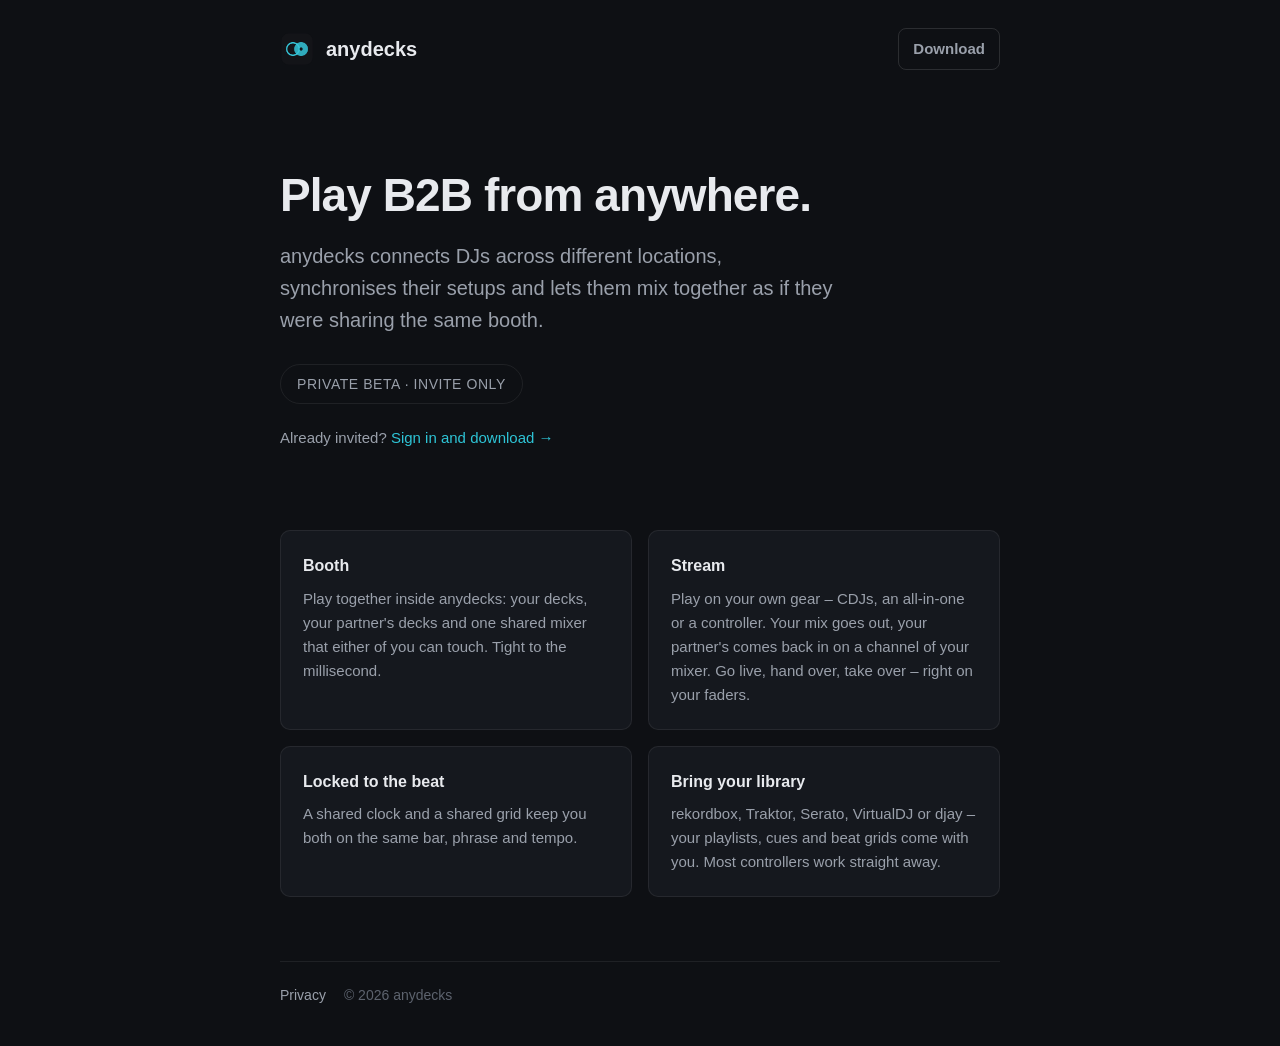
<file: index.html>
<!doctype html>
<html lang="en">
<head>
<meta charset="utf-8">
<meta name="viewport" content="width=device-width, initial-scale=1">
<title>anydecks – play B2B from anywhere</title>
<meta name="description" content="anydecks lets DJs in different cities play back-to-back, locked to the same beat – on their own gear or together on one shared mixer.">
<link rel="icon" href="/icon.png">
<link rel="stylesheet" href="/style.css">
</head>
<body>
<div class="wrap">
  <header><a class="brand" href="/"><img src="/icon.png" alt="">anydecks</a><a class="nav" href="https://get.anydecks.app/">Download</a></header>

  <section class="hero">
    <h1>Play B2B from anywhere.</h1>
    <p>anydecks connects DJs across different locations, synchronises their setups and lets them mix together as if they were sharing the same booth.</p>
    <span class="pill">Private beta · invite only</span>
    <p class="have">Already invited? <a href="https://get.anydecks.app/">Sign in and download →</a></p>
  </section>

  <section class="grid">
    <div class="card"><h3>Booth</h3><p>Play together inside anydecks: your decks, your partner's decks and one shared mixer that either of you can touch. Tight to the millisecond.</p></div>
    <div class="card"><h3>Stream</h3><p>Play on your own gear – CDJs, an all-in-one or a controller. Your mix goes out, your partner's comes back in on a channel of your mixer. Go live, hand over, take over – right on your faders.</p></div>
    <div class="card"><h3>Locked to the beat</h3><p>A shared clock and a shared grid keep you both on the same bar, phrase and tempo.</p></div>
    <div class="card"><h3>Bring your library</h3><p>rekordbox, Traktor, Serato, VirtualDJ or djay – your playlists, cues and beat grids come with you. Most controllers work straight away.</p></div>
  </section>

  <footer><a href="/privacy.html">Privacy</a><span>© 2026 anydecks</span></footer>
</div>
</body>
</html>
</file>
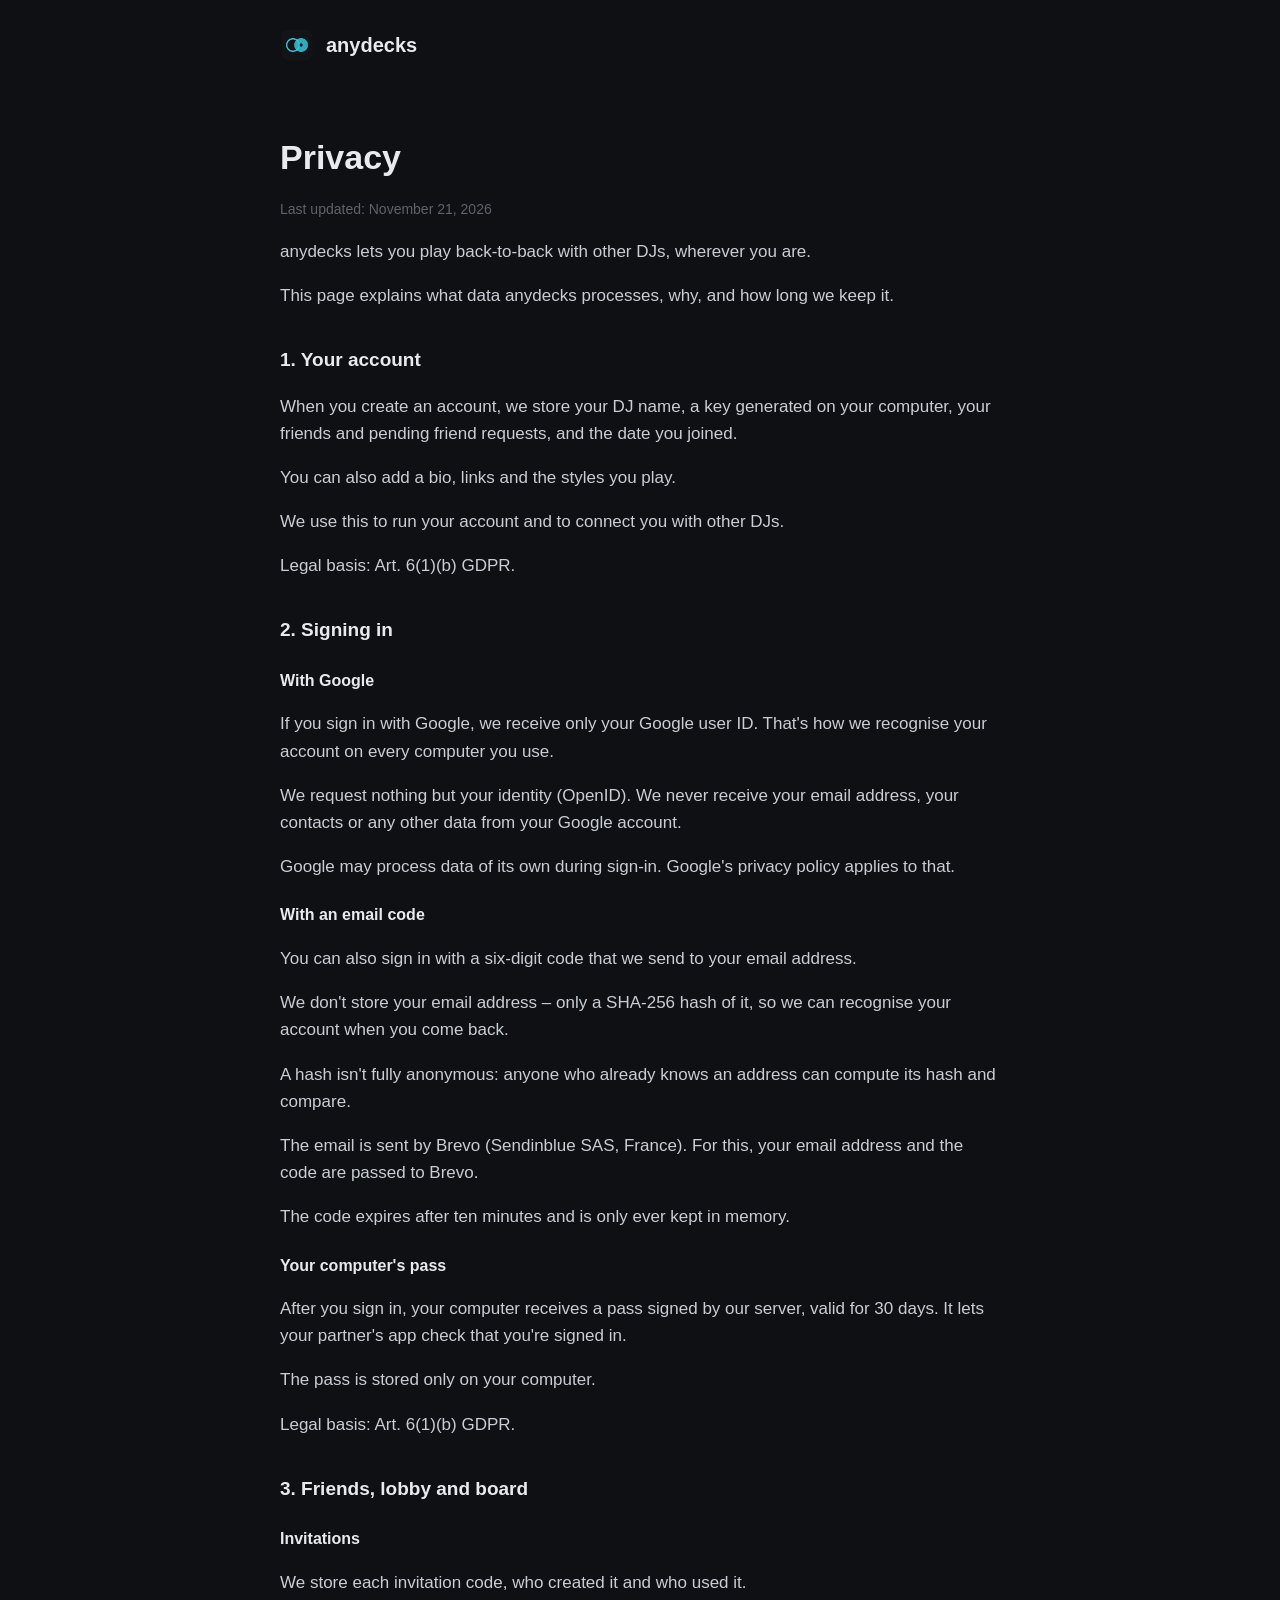
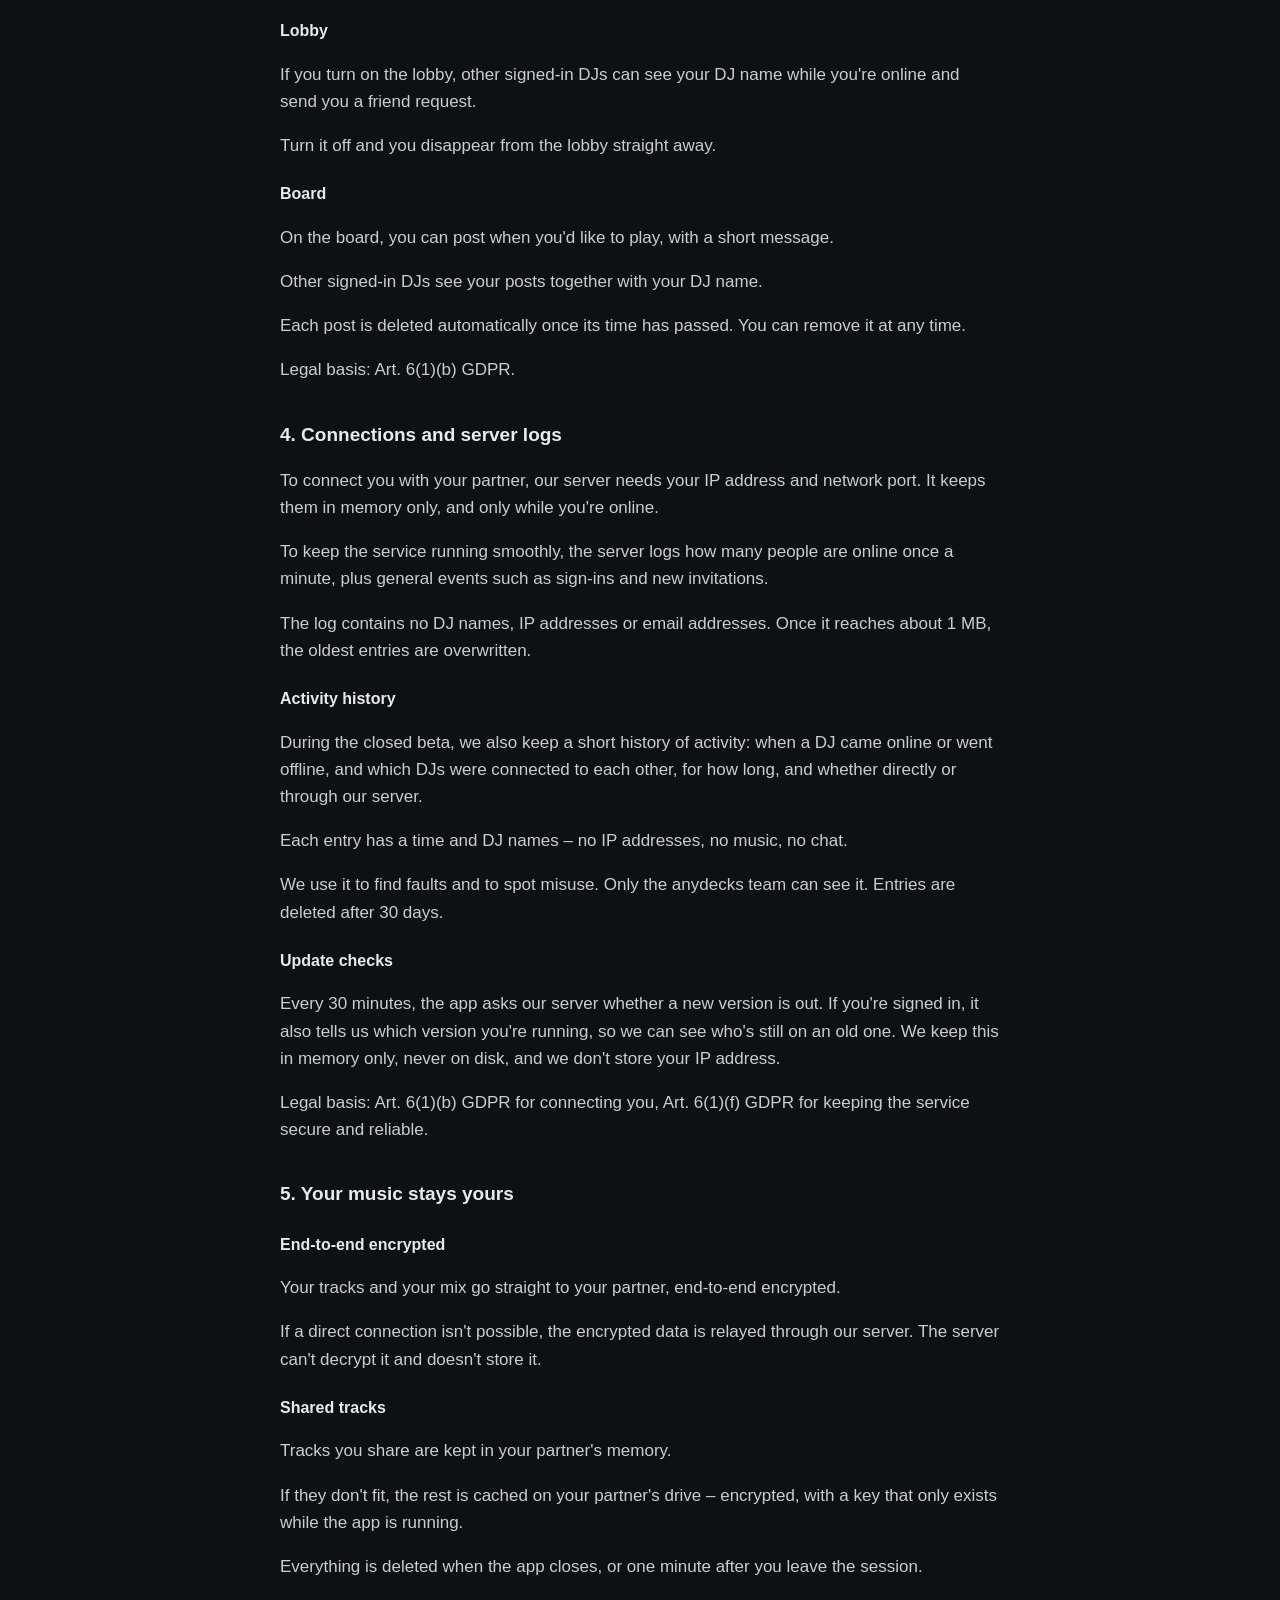
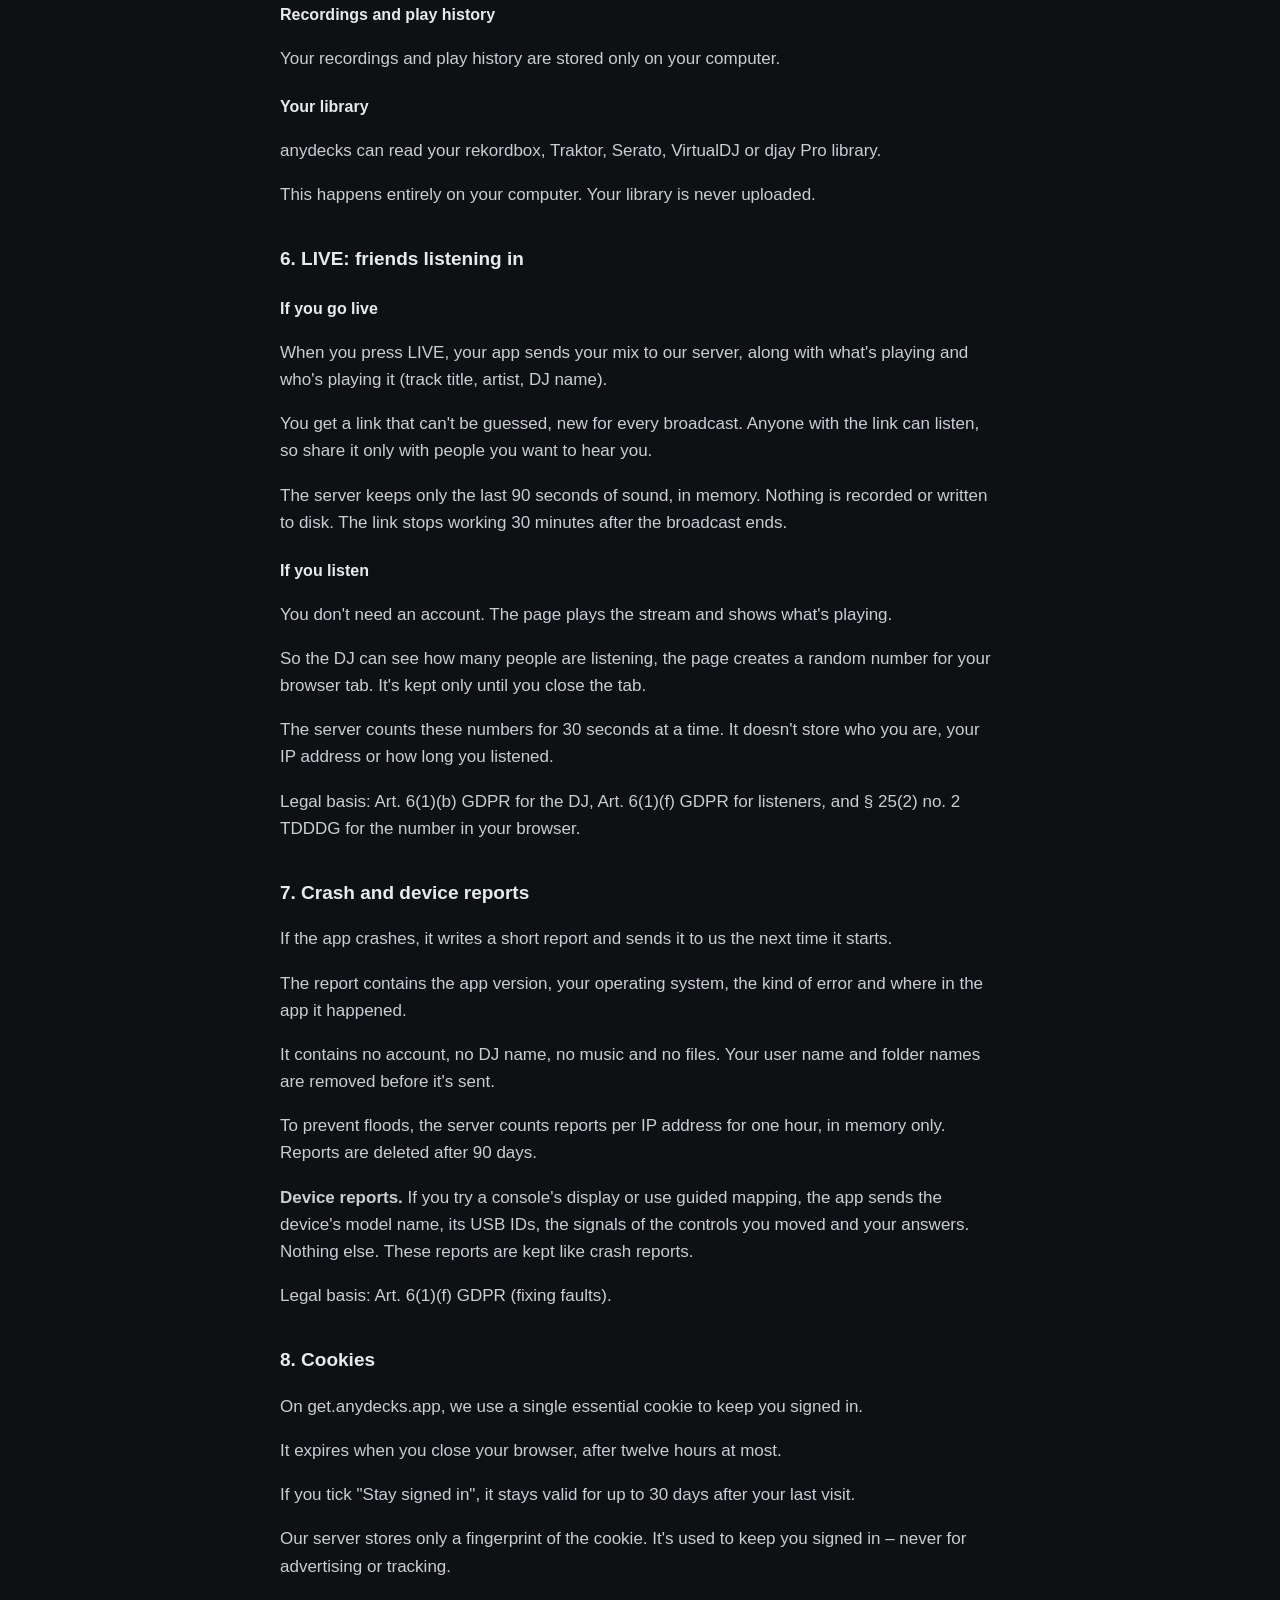
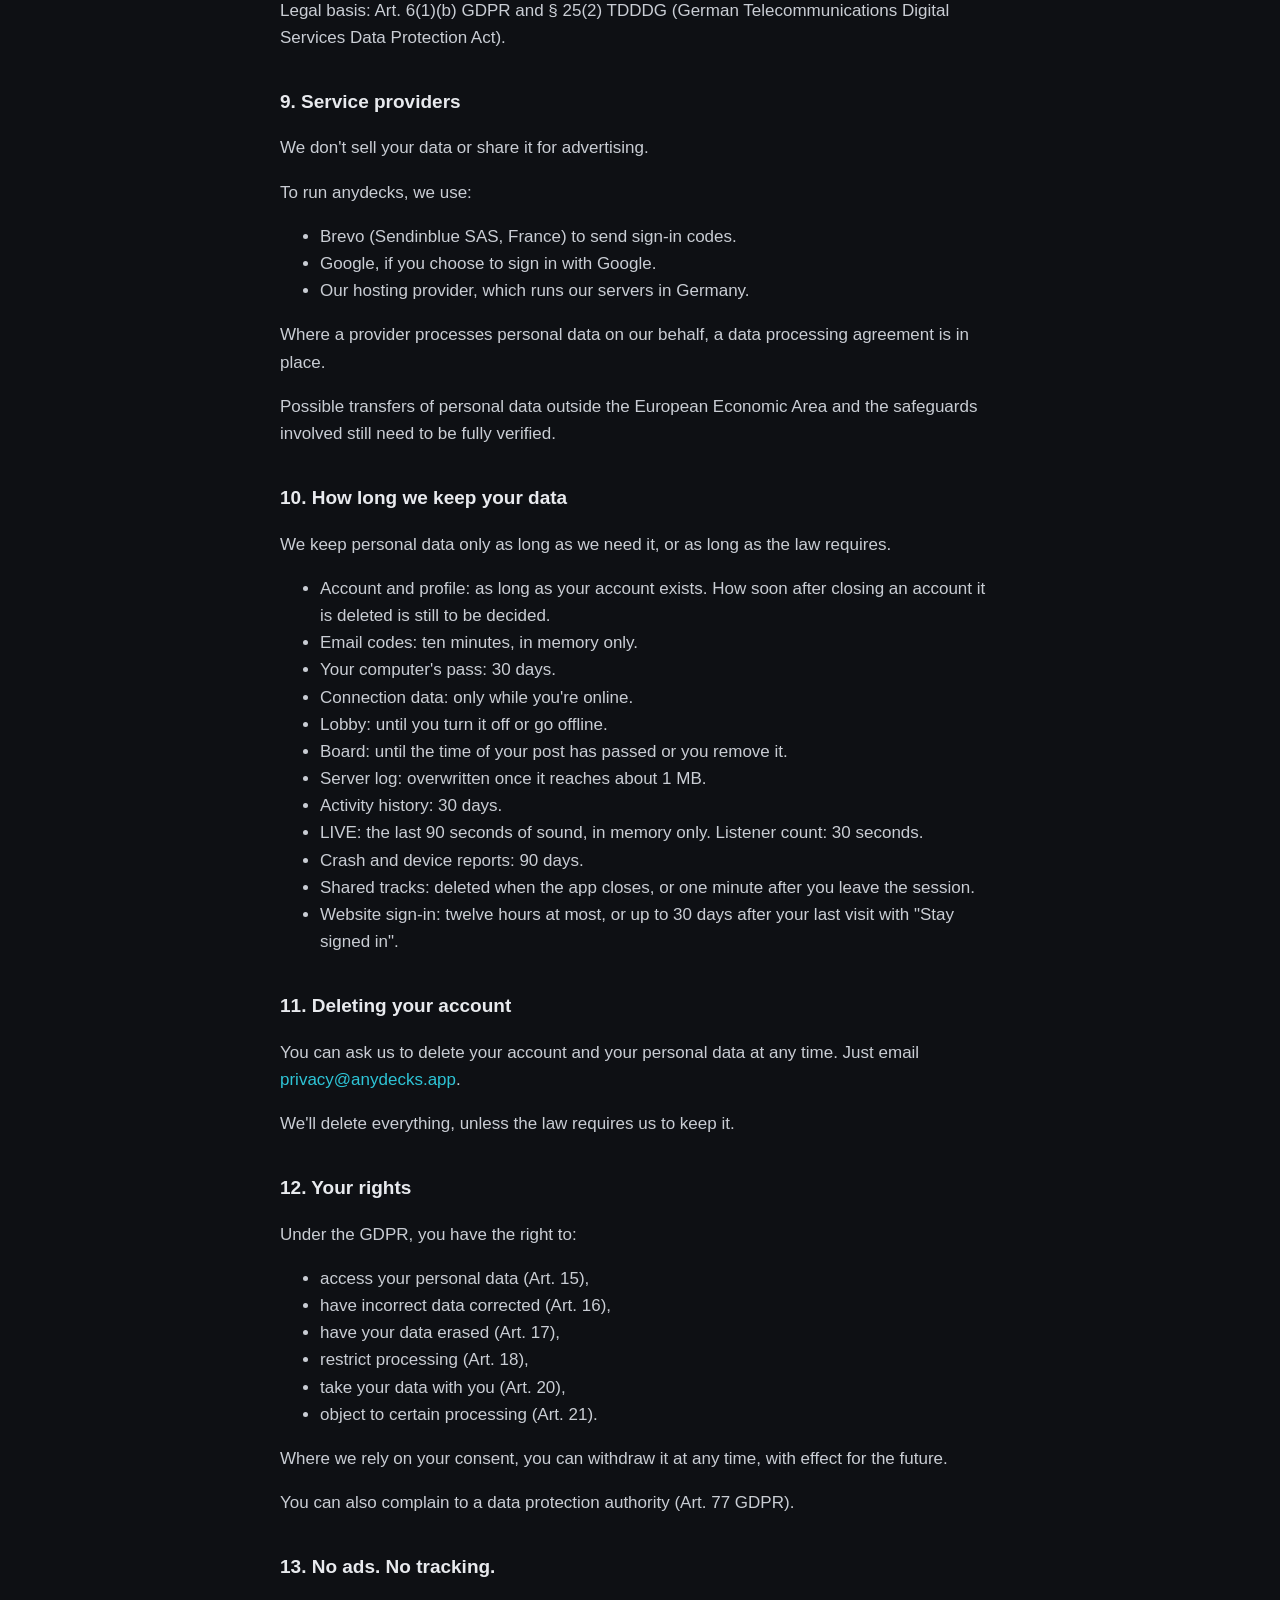
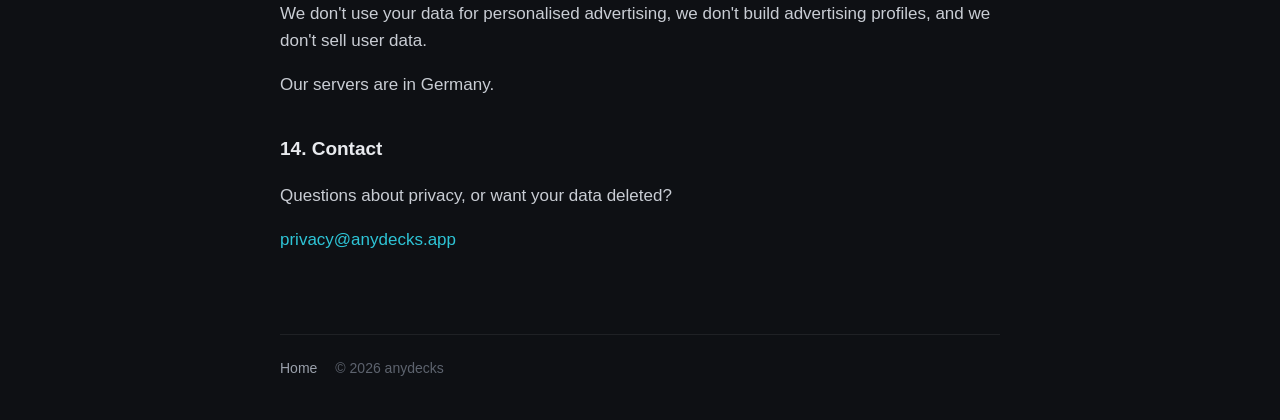
<file: privacy.html>
<!doctype html>
<html lang="en">
<head>
<meta charset="utf-8">
<meta name="viewport" content="width=device-width, initial-scale=1">
<title>Privacy – anydecks</title>
<link rel="icon" href="/icon.png">
<link rel="stylesheet" href="/style.css">
</head>
<body>
<div class="wrap">
  <header><a class="brand" href="/"><img src="/icon.png" alt="">anydecks</a></header>

  <section class="doc">
    <h1>Privacy</h1>
    <p class="date">Last updated: November 21, 2026</p>
    <p>anydecks lets you play back-to-back with other DJs, wherever you are.</p>
    <p>This page explains what data anydecks processes, why, and how long we keep it.</p>

    <h2>1. Your account</h2>
    <p>When you create an account, we store your DJ name, a key generated on your computer, your friends and pending friend requests, and the date you joined.</p>
    <p>You can also add a bio, links and the styles you play.</p>
    <p>We use this to run your account and to connect you with other DJs.</p>
    <p>Legal basis: Art. 6(1)(b) GDPR.</p>

    <h2>2. Signing in</h2>
    <h3>With Google</h3>
    <p>If you sign in with Google, we receive only your Google user ID. That's how we recognise your account on every computer you use.</p>
    <p>We request nothing but your identity (OpenID). We never receive your email address, your contacts or any other data from your Google account.</p>
    <p>Google may process data of its own during sign-in. Google's privacy policy applies to that.</p>
    <h3>With an email code</h3>
    <p>You can also sign in with a six-digit code that we send to your email address.</p>
    <p>We don't store your email address – only a SHA-256 hash of it, so we can recognise your account when you come back.</p>
    <p>A hash isn't fully anonymous: anyone who already knows an address can compute its hash and compare.</p>
    <p>The email is sent by Brevo (Sendinblue SAS, France). For this, your email address and the code are passed to Brevo.</p>
    <p>The code expires after ten minutes and is only ever kept in memory.</p>
    <h3>Your computer's pass</h3>
    <p>After you sign in, your computer receives a pass signed by our server, valid for 30 days. It lets your partner's app check that you're signed in.</p>
    <p>The pass is stored only on your computer.</p>
    <p>Legal basis: Art. 6(1)(b) GDPR.</p>

    <h2>3. Friends, lobby and board</h2>
    <h3>Invitations</h3>
    <p>We store each invitation code, who created it and who used it.</p>
    <h3>Lobby</h3>
    <p>If you turn on the lobby, other signed-in DJs can see your DJ name while you're online and send you a friend request.</p>
    <p>Turn it off and you disappear from the lobby straight away.</p>
    <h3>Board</h3>
    <p>On the board, you can post when you'd like to play, with a short message.</p>
    <p>Other signed-in DJs see your posts together with your DJ name.</p>
    <p>Each post is deleted automatically once its time has passed. You can remove it at any time.</p>
    <p>Legal basis: Art. 6(1)(b) GDPR.</p>

    <h2>4. Connections and server logs</h2>
    <p>To connect you with your partner, our server needs your IP address and network port. It keeps them in memory only, and only while you're online.</p>
    <p>To keep the service running smoothly, the server logs how many people are online once a minute, plus general events such as sign-ins and new invitations.</p>
    <p>The log contains no DJ names, IP addresses or email addresses. Once it reaches about 1 MB, the oldest entries are overwritten.</p>
    <h3>Activity history</h3>
    <p>During the closed beta, we also keep a short history of activity: when a DJ came online or went offline, and which DJs were connected to each other, for how long, and whether directly or through our server.</p>
    <p>Each entry has a time and DJ names – no IP addresses, no music, no chat.</p>
    <p>We use it to find faults and to spot misuse. Only the anydecks team can see it. Entries are deleted after 30 days.</p>
    <h3>Update checks</h3>
    <p>Every 30 minutes, the app asks our server whether a new version is out. If you're signed in, it also tells us which version you're running, so we can see who's still on an old one. We keep this in memory only, never on disk, and we don't store your IP address.</p>
    <p>Legal basis: Art. 6(1)(b) GDPR for connecting you, Art. 6(1)(f) GDPR for keeping the service secure and reliable.</p>

    <h2>5. Your music stays yours</h2>
    <h3>End-to-end encrypted</h3>
    <p>Your tracks and your mix go straight to your partner, end-to-end encrypted.</p>
    <p>If a direct connection isn't possible, the encrypted data is relayed through our server. The server can't decrypt it and doesn't store it.</p>
    <h3>Shared tracks</h3>
    <p>Tracks you share are kept in your partner's memory.</p>
    <p>If they don't fit, the rest is cached on your partner's drive – encrypted, with a key that only exists while the app is running.</p>
    <p>Everything is deleted when the app closes, or one minute after you leave the session.</p>
    <h3>Recordings and play history</h3>
    <p>Your recordings and play history are stored only on your computer.</p>
    <h3>Your library</h3>
    <p>anydecks can read your rekordbox, Traktor, Serato, VirtualDJ or djay Pro library.</p>
    <p>This happens entirely on your computer. Your library is never uploaded.</p>

    <h2>6. LIVE: friends listening in</h2>
    <h3>If you go live</h3>
    <p>When you press LIVE, your app sends your mix to our server, along with what's playing and who's playing it (track title, artist, DJ name).</p>
    <p>You get a link that can't be guessed, new for every broadcast. Anyone with the link can listen, so share it only with people you want to hear you.</p>
    <p>The server keeps only the last 90 seconds of sound, in memory. Nothing is recorded or written to disk. The link stops working 30 minutes after the broadcast ends.</p>
    <h3>If you listen</h3>
    <p>You don't need an account. The page plays the stream and shows what's playing.</p>
    <p>So the DJ can see how many people are listening, the page creates a random number for your browser tab. It's kept only until you close the tab.</p>
    <p>The server counts these numbers for 30 seconds at a time. It doesn't store who you are, your IP address or how long you listened.</p>
    <p>Legal basis: Art. 6(1)(b) GDPR for the DJ, Art. 6(1)(f) GDPR for listeners, and § 25(2) no. 2 TDDDG for the number in your browser.</p>

    <h2>7. Crash and device reports</h2>
    <p>If the app crashes, it writes a short report and sends it to us the next time it starts.</p>
    <p>The report contains the app version, your operating system, the kind of error and where in the app it happened.</p>
    <p>It contains no account, no DJ name, no music and no files. Your user name and folder names are removed before it's sent.</p>
    <p>To prevent floods, the server counts reports per IP address for one hour, in memory only. Reports are deleted after 90 days.</p>
    <p><strong>Device reports.</strong> If you try a console's display or use guided mapping, the app sends the device's model name, its USB IDs, the signals of the controls you moved and your answers. Nothing else. These reports are kept like crash reports.</p>
    <p>Legal basis: Art. 6(1)(f) GDPR (fixing faults).</p>

    <h2>8. Cookies</h2>
    <p>On get.anydecks.app, we use a single essential cookie to keep you signed in.</p>
    <p>It expires when you close your browser, after twelve hours at most.</p>
    <p>If you tick "Stay signed in", it stays valid for up to 30 days after your last visit.</p>
    <p>Our server stores only a fingerprint of the cookie. It's used to keep you signed in – never for advertising or tracking.</p>
    <p>Legal basis: Art. 6(1)(b) GDPR and § 25(2) TDDDG (German Telecommunications Digital Services Data Protection Act).</p>

    <h2>9. Service providers</h2>
    <p>We don't sell your data or share it for advertising.</p>
    <p>To run anydecks, we use:</p>
    <ul>
      <li>Brevo (Sendinblue SAS, France) to send sign-in codes.</li>
      <li>Google, if you choose to sign in with Google.</li>
      <li>Our hosting provider, which runs our servers in Germany.</li>
    </ul>
    <p>Where a provider processes personal data on our behalf, a data processing agreement is in place.</p>
    <p>Possible transfers of personal data outside the European Economic Area and the safeguards involved still need to be fully verified.</p>

    <h2>10. How long we keep your data</h2>
    <p>We keep personal data only as long as we need it, or as long as the law requires.</p>
    <ul>
      <li>Account and profile: as long as your account exists. How soon after closing an account it is deleted is still to be decided.</li>
      <li>Email codes: ten minutes, in memory only.</li>
      <li>Your computer's pass: 30 days.</li>
      <li>Connection data: only while you're online.</li>
      <li>Lobby: until you turn it off or go offline.</li>
      <li>Board: until the time of your post has passed or you remove it.</li>
      <li>Server log: overwritten once it reaches about 1 MB.</li>
      <li>Activity history: 30 days.</li>
      <li>LIVE: the last 90 seconds of sound, in memory only. Listener count: 30 seconds.</li>
      <li>Crash and device reports: 90 days.</li>
      <li>Shared tracks: deleted when the app closes, or one minute after you leave the session.</li>
      <li>Website sign-in: twelve hours at most, or up to 30 days after your last visit with "Stay signed in".</li>
    </ul>

    <h2>11. Deleting your account</h2>
    <p>You can ask us to delete your account and your personal data at any time. Just email <a href="mailto:privacy@anydecks.app">privacy@anydecks.app</a>.</p>
    <p>We'll delete everything, unless the law requires us to keep it.</p>

    <h2>12. Your rights</h2>
    <p>Under the GDPR, you have the right to:</p>
    <ul>
      <li>access your personal data (Art. 15),</li>
      <li>have incorrect data corrected (Art. 16),</li>
      <li>have your data erased (Art. 17),</li>
      <li>restrict processing (Art. 18),</li>
      <li>take your data with you (Art. 20),</li>
      <li>object to certain processing (Art. 21).</li>
    </ul>
    <p>Where we rely on your consent, you can withdraw it at any time, with effect for the future.</p>
    <p>You can also complain to a data protection authority (Art. 77 GDPR).</p>

    <h2>13. No ads. No tracking.</h2>
    <p>We don't use your data for personalised advertising, we don't build advertising profiles, and we don't sell user data.</p>
    <p>Our servers are in Germany.</p>

    <h2>14. Contact</h2>
    <p>Questions about privacy, or want your data deleted?</p>
    <p><a href="mailto:privacy@anydecks.app">privacy@anydecks.app</a></p>

  </section>

  <footer><a href="/">Home</a><span>© 2026 anydecks</span></footer>
</div>
</body>
</html>
</file>
<file: style.css>
:root {
  --bg: #0e1014;
  --card: #15181e;
  --edge: rgba(255, 255, 255, 0.07);
  --text: #e8eaee;
  --muted: #9aa0ab;
  --faint: #5d636e;
  --accent: #2ec4d6;
}
* { box-sizing: border-box; }
html, body { margin: 0; background: var(--bg); color: var(--text); }
body {
  font: 17px/1.6 -apple-system, BlinkMacSystemFont, "Segoe UI", Inter, Roboto, sans-serif;
  -webkit-font-smoothing: antialiased;
}
a { color: var(--accent); text-decoration: none; }
a:hover { text-decoration: underline; }
.wrap { max-width: 760px; margin: 0 auto; padding: 0 20px; }
header { padding: 28px 0; display: flex; align-items: center; justify-content: space-between; gap: 16px; }
header .nav { color: var(--muted); font-weight: 600; font-size: 15px; padding: 8px 14px; border: 1px solid rgba(255,255,255,.12); border-radius: 8px; }
header .nav:hover { color: var(--text); text-decoration: none; border-color: var(--accent); }
.hero .have { margin: 22px 0 0; font-size: 15px; color: var(--muted); }
header .brand { display: flex; align-items: center; gap: 12px; color: var(--text); font-weight: 600; font-size: 20px; }
header .brand img { width: 34px; height: 34px; }
header .brand:hover { text-decoration: none; }
.hero { padding: 72px 0 40px; }
.hero h1 { font-size: 46px; line-height: 1.12; margin: 0 0 18px; letter-spacing: -0.02em; }
.hero p { color: var(--muted); font-size: 20px; margin: 0; max-width: 560px; }
.pill { display: inline-block; margin-top: 28px; padding: 8px 16px; border: 1px solid var(--edge); border-radius: 999px; color: var(--muted); font-size: 14px; letter-spacing: 0.04em; text-transform: uppercase; }
.grid { display: grid; grid-template-columns: repeat(2, 1fr); gap: 16px; padding: 40px 0 64px; }
.card { background: var(--card); border: 1px solid var(--edge); border-radius: 10px; padding: 22px; }
.card h3 { margin: 0 0 8px; font-size: 16px; }
.card p { margin: 0; color: var(--muted); font-size: 15px; }
.doc { padding: 40px 0 64px; }
.doc h1 { font-size: 34px; margin: 0 0 6px; }
.doc h2 { font-size: 19px; margin: 36px 0 8px; }
.doc h3 { font-size: 16px; margin: 22px 0 6px; color: var(--text); }
.doc p, .doc li { color: #c9cdd4; }
.doc .date { color: var(--faint); font-size: 14px; }
.invite { padding: 80px 0; text-align: center; }
.invite h1 { font-size: 34px; margin: 0 0 12px; }
.invite .code { display: inline-block; margin: 18px 0 26px; padding: 10px 22px; border: 1px solid var(--edge); border-radius: 10px; font: 600 28px/1 ui-monospace, Menlo, monospace; letter-spacing: 0.18em; background: var(--card); }
.button { display: inline-block; padding: 12px 26px; border-radius: 8px; background: var(--accent); color: #0b0d10; font-weight: 600; }
.button:hover { text-decoration: none; filter: brightness(1.08); }
.invite .steps { max-width: 460px; margin: 34px auto 0; text-align: left; color: var(--muted); font-size: 15px; }
footer { border-top: 1px solid var(--edge); padding: 22px 0 40px; color: var(--faint); font-size: 14px; }
footer a { color: var(--muted); margin-right: 18px; }
@media (max-width: 560px) {
  .hero { padding-top: 40px; }
  .hero h1 { font-size: 34px; }
  .grid { grid-template-columns: 1fr; }
}
</file>
